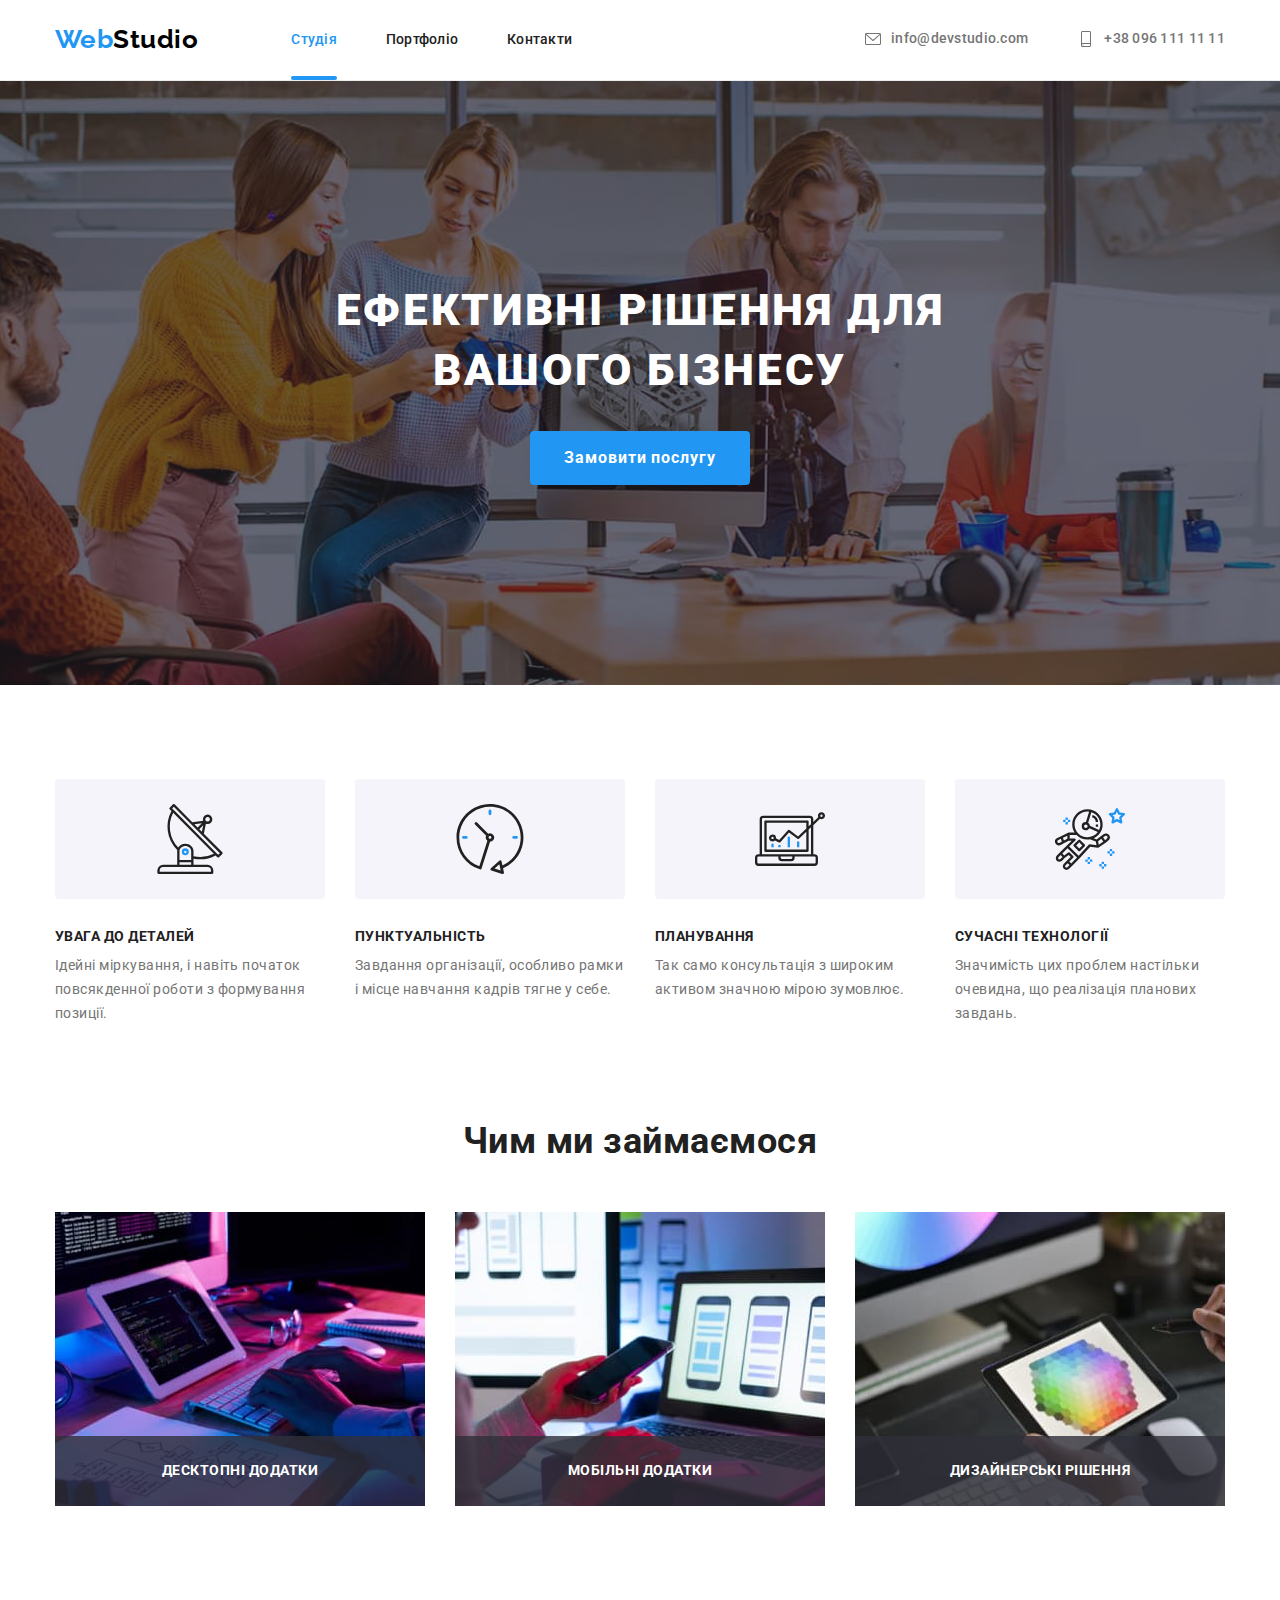
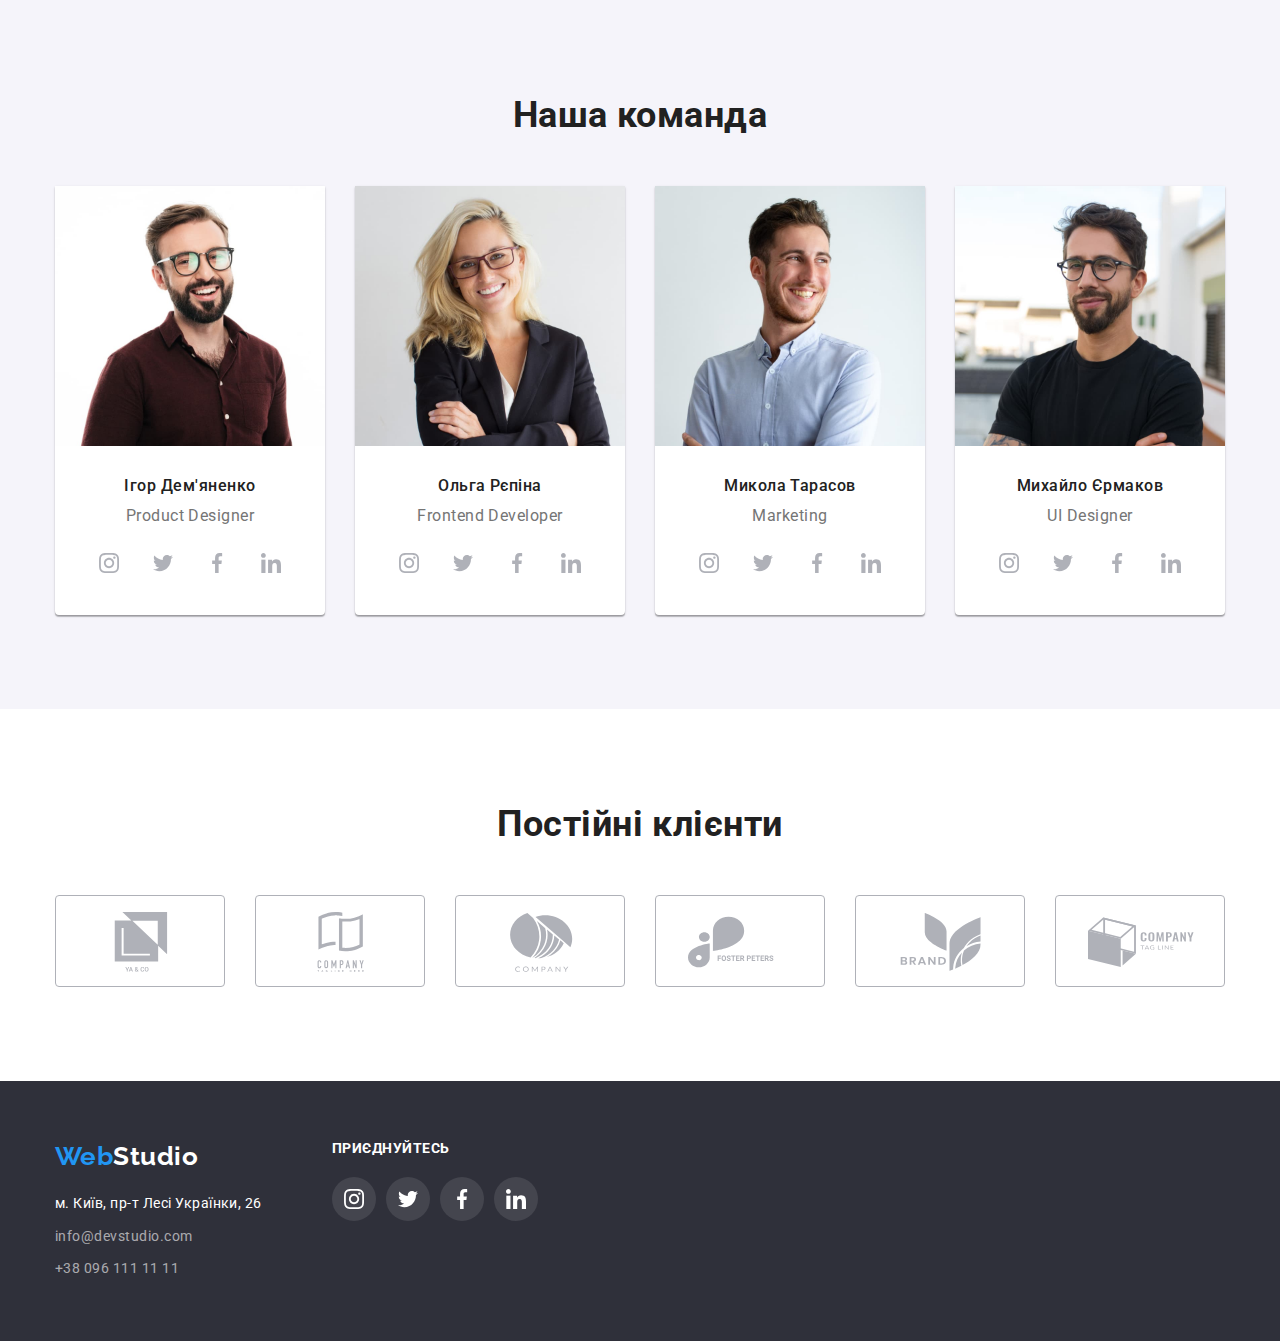
<file: index.html>
<!DOCTYPE html>
<html lang="en">
  <head>
    <meta charset="UTF-8" />
    <meta http-equiv="X-UA-Compatible" content="IE=edge" />
    <meta name="viewport" content="width=device-width, initial-scale=1.0" />
    <title>WebStudio</title>
    <link rel="preconnect" href="https://fonts.googleapis.com" />
    <link rel="preconnect" href="https://fonts.gstatic.com" crossorigin />
    <link
      href="https://fonts.googleapis.com/css2?family=Raleway:wght@700&family=Roboto:wght@400;500;700;900&display=swap"
      rel="stylesheet"
    />
    <link
      rel="stylesheet"
      href="https://cdnjs.cloudflare.com/ajax/libs/modern-normalize/1.0.0/modern-normalize.min.css"
    />
    <link rel="stylesheet" href="./css/styles.css" />
  </head>
  <body>
    <header class="header">
      <div class="container header-flex">
        <nav class="nav-flex">
          <a href="" class="logo"> <span class="logo-accent">Web</span>Studio</a>
          <ul class="nav-items nav-items-flex">
            <li><a href="" class="link current">Студія</a></li>
            <li><a href="./portfolio.html">Портфоліо</a></li>
            <li><a href="">Контакти </a></li>
          </ul>
        </nav>
        <ul class="contact-list contact-list-flex">
          <li class="contact-items">
            <a class="link-contact" href="mailto:info@devstudio.com">
              <svg class="icon-contact">
                <use href="./image/symbol-defs.svg#icon-envelope"></use>
              </svg>
              <span>info@devstudio.com</span>
            </a>
          </li>
          <li class="contact-items">
            <a class="link-contact" href="tel:+380961111111">
              <svg class="icon-contact">
                <use href="./image/symbol-defs.svg#icon-smartphone"></use>
              </svg>
              <span>+38 096 111 11 11</span>
            </a>
          </li>
        </ul>
      </div>
    </header>

    <main>
      <!-- Секція герой -->
      <section class="hero">
        <div class="container">
          <h1 class="hero-title">Ефективні рішення для вашого бізнесу</h1>
          <button type="button" class="hero-btn" data-modal-open>Замовити послугу</button>
        </div>
      </section>

      <!-- Переваги -->
      <section class="benefits section">
        <h2 class="visually-hidden">Переваги</h2>
        <div class="container">
          <ul class="benefits-list-flex">
            <li class="benefits-item icon-antenna">
              <h3>УВАГА ДО ДЕТАЛЕЙ</h3>
              <p>Ідейні міркування, і навіть початок повсякденної роботи з формування позиції.</p>
            </li>
            <li class="benefits-item icon-clock">
              <h3>ПУНКТУАЛЬНІСТЬ</h3>
              <p>Завдання організації, особливо рамки і місце навчання кадрів тягне у себе.</p>
            </li>
            <li class="benefits-item icon-diagram">
              <h3>ПЛАНУВАННЯ</h3>
              <p>Так само консультація з широким активом значною мірою зумовлює.</p>
            </li>
            <li class="benefits-item icon-astronaut">
              <h3>СУЧАСНІ ТЕХНОЛОГІЇ</h3>
              <p>Значимість цих проблем настільки очевидна, що реалізація планових завдань.</p>
            </li>
          </ul>
        </div>
      </section>

      <!-- Чим займаємося -->
      <section class="work-example section">
        <div class="container">
          <h2>Чим ми займаємося</h2>
          <ul class="example-items-flex">
            <li>
              <div class="example-thumb">
                <img src="./image/code.jpg" alt="Робочий стіл з білою клавіатурою" width="370" />
                <h3 class="example-title">Десктопні додатки</h3>
              </div>
            </li>

            <li>
              <div class="example-thumb">
                <img src="./image/options.jpg" alt="Макети на екрані ноутбука" width="370" />
                <h3 class="example-title">Мобільні додатки</h3>
              </div>
            </li>

            <li>
              <div class="example-thumb">
                <img src="./image/palette.jpg" alt="Палітра кольорів на планшеті" width="370" />
                <h3 class="example-title">Дизайнерські рішення</h3>
              </div>
            </li>
          </ul>
        </div>
      </section>

      <!--------- Команда -------------->
      <section class="team section">
        <div class="container">
          <h2>Наша команда</h2>
          <ul class="team-items-flex">
            <li class="team-members">
              <img src="./image/ihor.jpg" alt="чоловік в окулярах" width="270" />
              <div class="team-wrap">
                <h3>Ігор Дем'яненко</h3>
                <p>Product Designer</p>
              </div>
              <ul class="social-list">
                <li class="social-item">
                  <a class="social-link" href="">
                    <svg class="social-icon">
                      <use href="./image/symbol-defs.svg#icon-instagram"></use>
                    </svg>
                  </a>
                </li>
                <li class="social-item">
                  <a class="social-link" href="">
                    <svg class="social-icon">
                      <use href="./image/symbol-defs.svg#icon-twitter"></use>
                    </svg>
                  </a>
                </li>
                <li class="social-item">
                  <a class="social-link" href="">
                    <svg class="social-icon">
                      <use href="./image/symbol-defs.svg#icon-facebook"></use>
                    </svg>
                  </a>
                </li>
                <li class="social-item">
                  <a class="social-link" href="">
                    <svg class="social-icon">
                      <use href="./image/symbol-defs.svg#icon-linkedin"></use>
                    </svg>
                  </a>
                </li>
              </ul>
            </li>

            <li class="team-members">
              <img src="./image/helga.jpg" alt="жінка блондинка" width="270" />
              <div class="team-wrap">
                <h3>Ольга Рєпіна</h3>
                <p>Frontend Developer</p>
              </div>
              <ul class="social-list">
                <li class="social-item">
                  <a class="social-link" href="">
                    <svg class="social-icon">
                      <use href="./image/symbol-defs.svg#icon-instagram"></use>
                    </svg>
                  </a>
                </li>
                <li class="social-item">
                  <a class="social-link" href="">
                    <svg class="social-icon">
                      <use href="./image/symbol-defs.svg#icon-twitter"></use>
                    </svg>
                  </a>
                </li>
                <li class="social-item">
                  <a class="social-link" href="">
                    <svg class="social-icon">
                      <use href="./image/symbol-defs.svg#icon-facebook"></use>
                    </svg>
                  </a>
                </li>
                <li class="social-item">
                  <a class="social-link" href="">
                    <svg class="social-icon">
                      <use href="./image/symbol-defs.svg#icon-linkedin"></use>
                    </svg>
                  </a>
                </li>
              </ul>
            </li>

            <li class="team-members">
              <img src="./image/mykola.jpg" alt="усміхнений чоловік" width="270" />
              <div class="team-wrap">
                <h3>Микола Тарасов</h3>
                <p>Marketing</p>
              </div>
              <ul class="social-list">
                <li class="social-item">
                  <a class="social-link" href="">
                    <svg class="social-icon">
                      <use href="./image/symbol-defs.svg#icon-instagram"></use>
                    </svg>
                  </a>
                </li>
                <li class="social-item">
                  <a class="social-link" href="">
                    <svg class="social-icon">
                      <use href="./image/symbol-defs.svg#icon-twitter"></use>
                    </svg>
                  </a>
                </li>
                <li class="social-item">
                  <a class="social-link" href="">
                    <svg class="social-icon">
                      <use href="./image/symbol-defs.svg#icon-facebook"></use>
                    </svg>
                  </a>
                </li>
                <li class="social-item">
                  <a class="social-link" href="">
                    <svg class="social-icon">
                      <use href="./image/symbol-defs.svg#icon-linkedin"></use>
                    </svg>
                  </a>
                </li>
              </ul>
            </li>

            <li class="team-members">
              <img src="./image/myhailo.jpg" alt="чоловік в окулярах" width="270" />
              <div class="team-wrap">
                <h3>Михайло Єрмаков</h3>
                <p>UI Designer</p>
              </div>
              <ul class="social-list">
                <li class="social-item">
                  <a class="social-link" href="">
                    <svg class="social-icon">
                      <use href="./image/symbol-defs.svg#icon-instagram"></use>
                    </svg>
                  </a>
                </li>
                <li class="social-item">
                  <a class="social-link" href="">
                    <svg class="social-icon">
                      <use href="./image/symbol-defs.svg#icon-twitter"></use>
                    </svg>
                  </a>
                </li>
                <li class="social-item">
                  <a class="social-link" href="">
                    <svg class="social-icon">
                      <use href="./image/symbol-defs.svg#icon-facebook"></use>
                    </svg>
                  </a>
                </li>
                <li class="social-item">
                  <a class="social-link" href="">
                    <svg class="social-icon">
                      <use href="./image/symbol-defs.svg#icon-linkedin"></use>
                    </svg>
                  </a>
                </li>
              </ul>
            </li>
          </ul>
        </div>
      </section>
      <!---------- Постійні клієнти -------->
      <section class="clients section">
        <div class="container">
          <h2>Постійні клієнти</h2>
          <ul>
            <li>
              <a class="clients-link" href="">
                <svg class="clients-logo">
                  <use href="./image/symbol-defs.svg#icon-group-5"></use>
                </svg>
              </a>
            </li>
            <li>
              <a class="clients-link" href="">
                <svg class="clients-logo">
                  <use href="./image/symbol-defs.svg#icon-group-4"></use>
                </svg>
              </a>
            </li>
            <li>
              <a class="clients-link" href="">
                <svg class="clients-logo">
                  <use href="./image/symbol-defs.svg#icon-group-3"></use>
                </svg>
              </a>
            </li>
            <li>
              <a class="clients-link" href="">
                <svg class="clients-logo">
                  <use href="./image/symbol-defs.svg#icon-group-2"></use>
                </svg>
              </a>
            </li>
            <li>
              <a class="clients-link" href="">
                <svg class="clients-logo">
                  <use href="./image/symbol-defs.svg#icon-group-6"></use>
                </svg>
              </a>
            </li>
            <li>
              <a class="clients-link" href="">
                <svg class="clients-logo">
                  <use href="./image/symbol-defs.svg#icon-group-1"></use>
                </svg>
              </a>
            </li>
          </ul>
        </div>
      </section>
    </main>

    <footer class="footer">
      <div class="container">
        <div>
          <a href="" class="logo"><span class="logo-accent">Web</span>Studio</a>
          <address>
            <a
              class="address-link"
              href="https://goo.gl/maps/bpaLY1p8YvYWrzu48"
              target="_blank"
              rel="noopener noreferrer nofollow"
            >
              м. Київ, пр-т Лесі Українки, 26
            </a>

            <a class="address-contacts" href="mailto:info@devstudio.com">info@devstudio.com</a>
            <a class="address-contacts" href="tel:+380961111111">+38 096 111 11 11</a>
          </address>
        </div>

        <div class="welcome-social-block">
          <h3>Приєднуйтесь</h3>
          <ul class="welcome-social-list">
            <li class="social-item">
              <a class="welcome-social-link" href="">
                <svg class="social-icon">
                  <use href="./image/symbol-defs.svg#icon-instagram"></use>
                </svg>
              </a>
            </li>
            <li class="social-item">
              <a class="welcome-social-link" href="">
                <svg class="social-icon">
                  <use href="./image/symbol-defs.svg#icon-twitter"></use>
                </svg>
              </a>
            </li>
            <li class="social-item">
              <a class="welcome-social-link" href="">
                <svg class="social-icon">
                  <use href="./image/symbol-defs.svg#icon-facebook"></use>
                </svg>
              </a>
            </li>
            <li class="social-item">
              <a class="welcome-social-link" href="">
                <svg class="social-icon">
                  <use href="./image/symbol-defs.svg#icon-linkedin"></use>
                </svg>
              </a>
            </li>
          </ul>
        </div>
      </div>
    </footer>

    <div class="backdrop is-hidden" data-modal>
      <div class="modal">
        <button type="button" class="modal-close" data-modal-close>
          <svg class="icon-close">
            <use href="./image/symbol-defs.svg#icon-close"></use>
          </svg>
        </button>
      </div>
    </div>
    <script src="./js/modal.js"></script>
  </body>
</html>
</file>
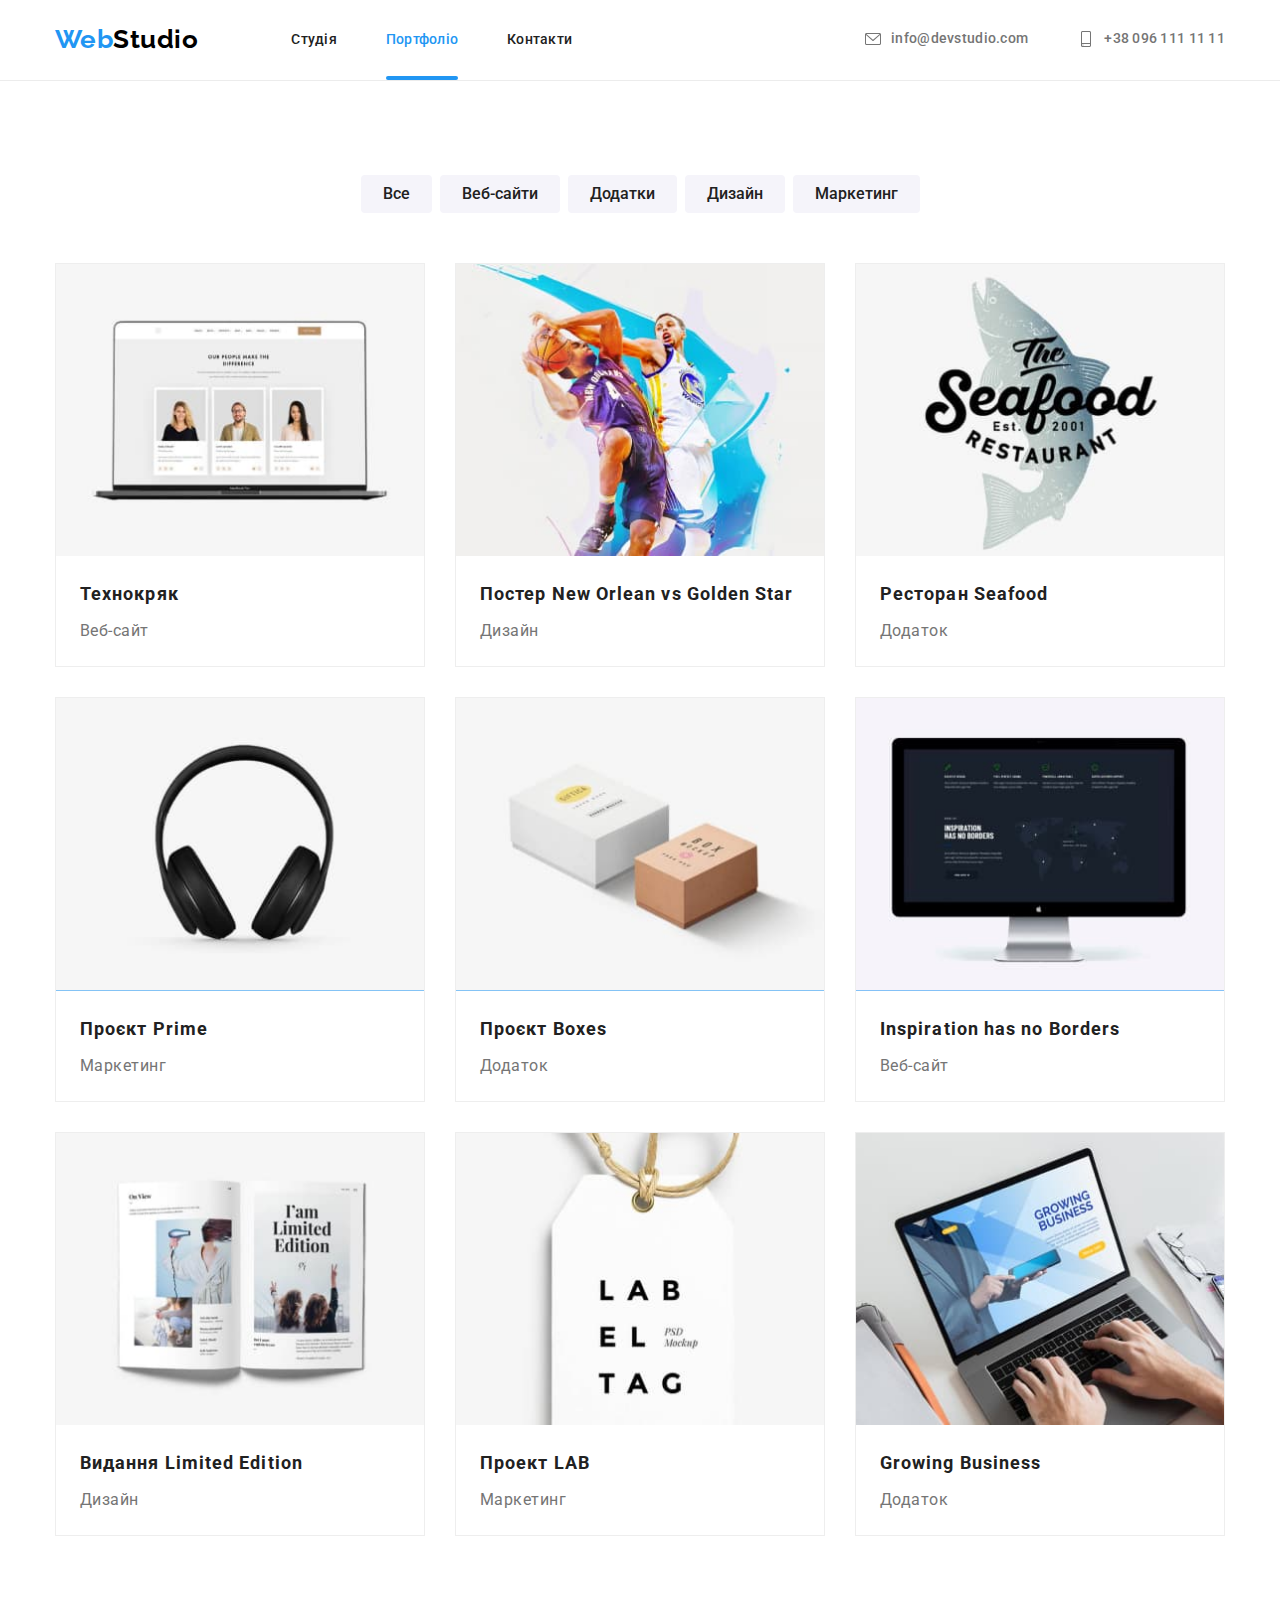
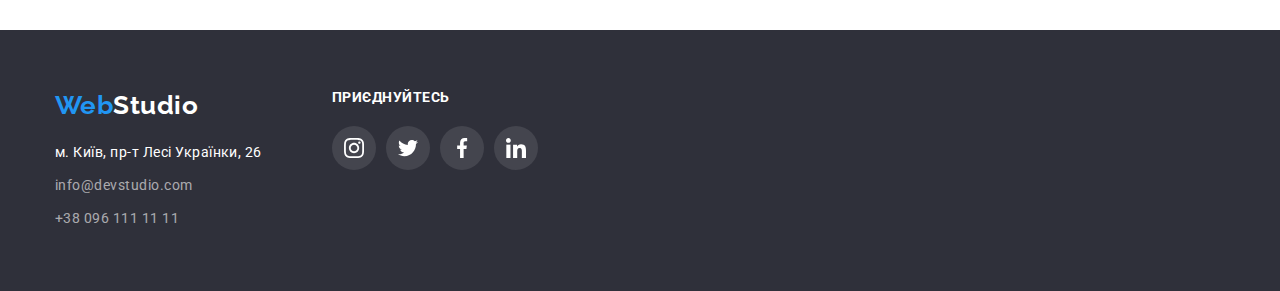
<file: portfolio.html>
<!DOCTYPE html>
<html lang="en">
  <head>
    <meta charset="UTF-8" />
    <meta http-equiv="X-UA-Compatible" content="IE=edge" />
    <meta name="viewport" content="width=device-width, initial-scale=1.0" />
    <title>Document</title>
    <link rel="preconnect" href="https://fonts.googleapis.com" />
    <link rel="preconnect" href="https://fonts.gstatic.com" crossorigin />
    <link
      href="https://fonts.googleapis.com/css2?family=Raleway:wght@700&family=Roboto:wght@400;500;700;900&display=swap"
      rel="stylesheet"
    />
    <link
      rel="stylesheet"
      href="https://cdnjs.cloudflare.com/ajax/libs/modern-normalize/1.0.0/modern-normalize.min.css"
    />
    <link rel="stylesheet" href="./css/styles.css" />
  </head>
  <body>
    <header class="header">
      <div class="container header-flex">
        <nav class="nav-flex">
          <a href="" class="logo"> <span class="logo-accent">Web</span>Studio</a>
          <ul class="nav-items nav-items-flex">
            <li><a href="./index.html">Студія</a></li>
            <li><a href="" class="link current">Портфоліо</a></li>
            <li><a href="">Контакти </a></li>
          </ul>
        </nav>
        <ul class="contact-list contact-list-flex">
          <li class="contact-items">
            <a class="link-contact" href="mailto:info@devstudio.com">
              <svg class="icon-contact">
                <use href="./image/symbol-defs.svg#icon-envelope"></use>
              </svg>
              <span>info@devstudio.com</span>
            </a>
          </li>
          <li class="contact-items">
            <a class="link-contact" href="tel:+380961111111">
              <svg class="icon-contact">
                <use href="./image/symbol-defs.svg#icon-smartphone"></use>
              </svg>
              <span>+38 096 111 11 11</span>
            </a>
          </li>
        </ul>
      </div>
    </header>

    <main>
      <section class="filter section">
        <h1 class="visually-hidden">portfolio</h1>
        <div class="container">
          <ul class="filter-flex">
            <li>
              <button class="btn" type="button">Все</button>
            </li>
            <li>
              <button class="btn" type="button">Веб-сайти</button>
            </li>
            <li>
              <button class="btn" type="button">Додатки</button>
            </li>
            <li>
              <button class="btn" type="button">Дизайн</button>
            </li>
            <li>
              <button class="btn" type="button">Маркетинг</button>
            </li>
          </ul>

          <ul class="filter-examples">
            <li class="filter-example-card">
              <a class="link-example" href="">
                <div class="filter-example-thumb">
                  <img
                    src="./image/portfolio1.jpg"
                    alt="відкритий ноутбук"
                    width="370"
                    height="294"
                  />
                  <p class="filter-example-text">
                    Ресурс пропонує комплексні пропозиції з різним рівнем функціоналу та сервісів.
                    Все це дозволить відвідувачу отримати вичерпні відомості про компанію чи
                    приватну особу.
                  </p>
                </div>

                <div class="examples-wrap">
                  <h2>Технокряк</h2>
                  <p class="filter-example-name">Веб-сайт</p>
                </div>
              </a>
            </li>

            <li class="filter-example-card">
              <a class="link-example" href="">
                <div class="filter-example-thumb">
                  <img
                    src="./image/portfolio2.jpg"
                    alt="два баскетболіста"
                    width="370"
                    height="294"
                  />
                  <p class="filter-example-text">
                    Ресурс пропонує комплексні пропозиції з різним рівнем функціоналу та сервісів.
                    Все це дозволить відвідувачу отримати вичерпні відомості про компанію чи
                    приватну особу.
                  </p>
                </div>

                <div class="examples-wrap">
                  <h2>Постер New Orlean vs Golden Star</h2>
                  <p class="filter-example-name">Дизайн</p>
                </div>
              </a>
            </li>

            <li class="filter-example-card">
              <a class="link-example" href="">
                <div class="filter-example-thumb">
                  <img
                    src="./image/portfolio3.jpg"
                    alt="логотип рибного ресторану"
                    width="370"
                    height="294"
                  />
                  <p class="filter-example-text">
                    Ресурс пропонує комплексні пропозиції з різним рівнем функціоналу та сервісів.
                    Все це дозволить відвідувачу отримати вичерпні відомості про компанію чи
                    приватну особу.
                  </p>
                </div>

                <div class="examples-wrap">
                  <h2>Ресторан Seafood</h2>
                  <p class="filter-example-name">Додаток</p>
                </div>
              </a>
            </li>

            <li class="filter-example-card">
              <a class="link-example" href="">
                <div class="filter-example-thumb">
                  <img
                    src="./image/portfolio4.jpg"
                    alt="навушники чорні"
                    width="370"
                    height="294"
                  />
                  <p class="filter-example-text">
                    Ресурс пропонує комплексні пропозиції з різним рівнем функціоналу та сервісів.
                    Все це дозволить відвідувачу отримати вичерпні відомості про компанію чи
                    приватну особу.
                  </p>
                </div>

                <div class="examples-wrap">
                  <h2>Проєкт Prime</h2>
                  <p class="filter-example-name">Маркетинг</p>
                </div>
              </a>
            </li>

            <li class="filter-example-card">
              <a class="link-example" href="">
                <div class="filter-example-thumb">
                  <img src="./image/portfolio5.jpg" alt="дві коробки" width="370" height="294" />
                  <p class="filter-example-text">
                    Ресурс пропонує комплексні пропозиції з різним рівнем функціоналу та сервісів.
                    Все це дозволить відвідувачу отримати вичерпні відомості про компанію чи
                    приватну особу.
                  </p>
                </div>

                <div class="examples-wrap">
                  <h2>Проєкт Boxes</h2>
                  <p class="filter-example-name">Додаток</p>
                </div>
              </a>
            </li>

            <li class="filter-example-card">
              <a class="link-example" href="">
                <div class="filter-example-thumb">
                  <img src="./image/portfolio6.jpg" alt="монітор" width="370" height="294" />
                  <p class="filter-example-text">
                    Ресурс пропонує комплексні пропозиції з різним рівнем функціоналу та сервісів.
                    Все це дозволить відвідувачу отримати вичерпні відомості про компанію чи
                    приватну особу.
                  </p>
                </div>

                <div class="examples-wrap">
                  <h2>Inspiration has no Borders</h2>
                  <p class="filter-example-name">Веб-сайт</p>
                </div>
              </a>
            </li>

            <li class="filter-example-card">
              <a class="link-example" href="">
                <div class="filter-example-thumb">
                  <img
                    src="./image/portfolio7.jpg"
                    alt="розворот журналу"
                    width="370"
                    height="294"
                  />
                  <p class="filter-example-text">
                    Ресурс пропонує комплексні пропозиції з різним рівнем функціоналу та сервісів.
                    Все це дозволить відвідувачу отримати вичерпні відомості про компанію чи
                    приватну особу.
                  </p>
                </div>

                <div class="examples-wrap">
                  <h2>Видання Limited Edition</h2>
                  <p class="filter-example-name">Дизайн</p>
                </div>
              </a>
            </li>

            <li class="filter-example-card">
              <a class="link-example" href="">
                <div class="filter-example-thumb">
                  <img src="./image/portfolio8.jpg" alt="етикетка" width="370" height="294" />
                  <p class="filter-example-text">
                    Ресурс пропонує комплексні пропозиції з різним рівнем функціоналу та сервісів.
                    Все це дозволить відвідувачу отримати вичерпні відомості про компанію чи
                    приватну особу.
                  </p>
                </div>

                <div class="examples-wrap">
                  <h2>Проект LAB</h2>
                  <p class="filter-example-name">Маркетинг</p>
                </div>
              </a>
            </li>

            <li class="filter-example-card">
              <a class="link-example" href="">
                <div class="filter-example-thumb">
                  <img
                    src="./image/portfolio9.jpg"
                    alt="ноутбук відкритий"
                    width="370"
                    height="294"
                  />
                  <p class="filter-example-text">
                    Ресурс пропонує комплексні пропозиції з різним рівнем функціоналу та сервісів.
                    Все це дозволить відвідувачу отримати вичерпні відомості про компанію чи
                    приватну особу.
                  </p>
                </div>

                <div class="examples-wrap">
                  <h2>Growing Business</h2>
                  <p class="filter-example-name">Додаток</p>
                </div>
              </a>
            </li>
          </ul>
        </div>
      </section>
    </main>

    <footer class="footer">
      <div class="container">
        <div>
          <a href="" class="logo"><span class="logo-accent">Web</span>Studio</a>
          <address>
            <a
              class="address-link"
              href="https://goo.gl/maps/bpaLY1p8YvYWrzu48"
              target="_blank"
              rel="noopener noreferrer nofollow"
            >
              м. Київ, пр-т Лесі Українки, 26
            </a>

            <a class="address-contacts" href="mailto:info@devstudio.com">info@devstudio.com</a>
            <a class="address-contacts" href="tel:+380961111111">+38 096 111 11 11</a>
          </address>
        </div>

        <div class="welcome-social-block">
          <h3>Приєднуйтесь</h3>
          <ul class="welcome-social-list">
            <li class="social-item">
              <a class="welcome-social-link" href="">
                <svg class="social-icon">
                  <use href="./image/symbol-defs.svg#icon-instagram"></use>
                </svg>
              </a>
            </li>
            <li class="social-item">
              <a class="welcome-social-link" href="">
                <svg class="social-icon">
                  <use href="./image/symbol-defs.svg#icon-twitter"></use>
                </svg>
              </a>
            </li>
            <li class="social-item">
              <a class="welcome-social-link" href="">
                <svg class="social-icon">
                  <use href="./image/symbol-defs.svg#icon-facebook"></use>
                </svg>
              </a>
            </li>
            <li class="social-item">
              <a class="welcome-social-link" href="">
                <svg class="social-icon">
                  <use href="./image/symbol-defs.svg#icon-linkedin"></use>
                </svg>
              </a>
            </li>
          </ul>
        </div>
      </div>
    </footer>
  </body>
</html>
</file>
<file: css/styles.css>
:root {
  --main-text-color: rgba(33, 33, 33, 1);
  --secondary-text-color: rgba(117, 117, 117, 1);
  --accent-color: rgba(33, 150, 243, 1);
}

/* font-family: 'Raleway', sans-serif; */

body {
  color: var(--main-text-color);
  background-color: rgba(255, 255, 255, 1);
  font-family: 'Roboto', sans-serif;
  letter-spacing: 0.03em;
}

h1,
h2,
h3,
h4,
h5,
h6,
p {
  margin: 0;
}

ul {
  margin: 0;
  padding-left: 0;
}

img {
  display: block;
  max-width: 100%;
  height: auto;
}

body li {
  list-style: none;
}

.container {
  width: 1200px;
  padding: 0 15px;
  margin: 0 auto;
  /* outline: 1px solid burlywood; */
}

.section {
  padding-top: 94px;
  padding-bottom: 94px;
}

.visually-hidden {
  position: absolute;
  width: 1px;
  height: 1px;
  margin: -1px;
  border: 0;
  padding: 0;
  white-space: nowrap;
  clip-path: inset(100%);
  clip: rect(0 0 0 0);
  overflow: hidden;
}

/* ------------Header-------------- */
.header {
  background-color: #ffffff;
  border-bottom: 1px solid rgba(236, 236, 236, 1);
  padding-top: 24px;
  padding-bottom: 25px;
}

.header-flex {
  display: flex;
  align-items: center;
}

.nav-flex {
  display: flex;
  align-items: center;
  justify-content: space-between;
}
.nav-items {
  width: 281px;
  margin-left: 93px;
}

.nav-items-flex {
  display: flex;
  justify-content: space-between;
}

.contact-list-flex {
  display: flex;
  align-items: center;
  margin-left: auto;
}

.header .logo {
  font-family: 'Raleway', sans-serif;
  font-weight: 700;
  font-size: 26px;
  line-height: 1.19;
  color: #000000;
}

.logo-accent {
  color: var(--accent-color);
}

.nav-items a {
  font-weight: 500;
  font-size: 14px;
  line-height: 1.14;
  letter-spacing: 0.02em;
  color: var(--main-text-color);
}

.header a:hover,
.header a:focus {
  color: var(--accent-color);
}

.contact-list li:not(:last-child) {
  margin-right: 50px;
}

.contact-list a {
  font-weight: 500;
  font-size: 14px;
  line-height: 1.14;
  letter-spacing: 0.02em;
  color: var(--secondary-text-color);
}

.header a {
  text-decoration: none;
  transition: color 250ms cubic-bezier(0.4, 0, 0.2, 1);
}

.nav-items .link.current {
  color: var(--accent-color);
  position: relative;
  padding-bottom: 27px;
}

.link.current::after {
  content: '';
  position: absolute;
  left: 0;
  bottom: -6px;
  background-color: rgba(33, 150, 243, 1);
  border-radius: 2px;
  width: 100%;
  height: 4px;
}

.icon-contact {
  width: 16px;
  height: 16px;
  fill: currentColor;
}

.link-contact {
  display: flex;
  gap: 10px;
}

/* -------------Hero--------------- */

.hero {
  padding-top: 200px;
  padding-bottom: 200px;
  background-color: #2f303a;
  background-image: linear-gradient(rgba(47, 48, 58, 0.4), rgba(47, 48, 58, 0.4)),
    url(../image/hero.jpg);
  background-repeat: no-repeat;
  background-size: cover;
  background-position: center;
  max-width: 1600px;
  margin: 0 auto;
}

.hero-title {
  width: 696px;
  font-weight: 900;
  font-size: 44px;
  line-height: 1.36;
  text-align: center;
  letter-spacing: 0.06em;
  text-transform: uppercase;
  color: #ffffff;
  margin: 0 auto;
  margin-bottom: 30px;
}

.hero-btn {
  font-weight: 700;
  font-size: 16px;
  line-height: 1.87;
  text-align: center;
  letter-spacing: 0.06em;
  color: #ffffff;
  background: var(--accent-color);
  cursor: pointer;
  display: block;
  margin: 0 auto;
  padding: 10px 32px;
  border-radius: 4px;
  border-color: transparent;
}

/* ----------------benefits----------- */
.benefits {
  padding-bottom: 0;
}

.benefits-list-flex {
  display: flex;
}

.benefits-list-flex li:not(:last-child) {
  margin-right: 30px;
}

.benefits-list-flex li {
  width: 270px;
  padding: 0;
}

.benefits-item::before {
  content: ' ';
  display: block;
  background-color: #f5f4fa;
  border-radius: 4px;
  height: 120px;
  margin-bottom: 30px;
  background-repeat: no-repeat;
  background-position: center;
}

.icon-antenna::before {
  background-image: url(../image/antenna.svg);
}

.icon-clock::before {
  background-image: url(../image/clock.svg);
}

.icon-diagram::before {
  background-image: url(../image/diagram.svg);
}

.icon-astronaut::before {
  background-image: url(../image/astronaut.svg);
}

.benefits h3 {
  font-weight: 700;
  font-size: 14px;
  line-height: 1.14;
  text-transform: uppercase;
  margin-bottom: 10px;
}

.benefits p {
  font-size: 14px;
  line-height: 1.71;
  color: var(--secondary-text-color);
}

/* ------------What we do -------------*/
.example-items-flex {
  display: flex;
  justify-content: space-between;
}

.work-example h2 {
  font-weight: 700;
  font-size: 36px;
  line-height: 1.17;
  text-align: center;
  margin-bottom: 50px;
}

.example-thumb {
  position: relative;
}

.example-title {
  position: absolute;
  width: 100%;
  height: 70px;
  bottom: 0;

  padding-top: 27px;
  padding-bottom: 27px;

  font-weight: 700;
  font-size: 14px;
  line-height: 1.14;
  text-align: center;
  text-transform: uppercase;
  color: #ffffff;
  background: rgba(47, 48, 58, 0.8);
}

/*----------------- Team -------------*/

.team {
  background: rgba(245, 244, 250, 1);
}

.team-items-flex {
  display: flex;
  justify-content: space-between;
}

.team-members {
  background: #ffffff;
  box-shadow: 0px 1px 3px rgba(0, 0, 0, 0.12), 0px 1px 1px rgba(0, 0, 0, 0.14),
    0px 2px 1px rgba(0, 0, 0, 0.2);
  border-radius: 0px 0px 4px 4px;
}

.team h2 {
  font-weight: 700;
  font-size: 36px;
  line-height: 1.17;
  text-align: center;
  margin-bottom: 50px;
}

.team h3 {
  font-weight: 500;
  font-size: 16px;
  line-height: 1.19;
  text-align: center;
  margin-bottom: 10px;
}

.team p {
  font-size: 16px;
  line-height: 1.19;
  text-align: center;
  color: var(--secondary-text-color);
}

.team-wrap {
  padding-top: 30px;
  padding-left: 5px;
  padding-right: 5px;
}

.social-list {
  display: flex;
  width: 206px;
  height: 44px;
  gap: 10px;
  margin-top: 16px;
  margin-bottom: 30px;
  margin-left: 32px;
}

.social-link {
  display: flex;
  justify-content: center;
  align-items: center;
  width: 44px;
  height: 44px;
  border-radius: 50%;
  fill: #afb1b8;

  transition-property: background-color, color;
  transition-duration: 250ms;
  transition-timing-function: cubic-bezier(0.4, 0, 0.2, 1);
}

.social-link:hover,
.social-link:focus {
  background-color: var(--accent-color);
  fill: #ffffff;
}

.social-link svg {
  width: 20px;
  height: 20px;
}

/* --------------Постійні клієнти ------------*/

.clients h2 {
  font-weight: 700;
  font-size: 36px;
  line-height: 1.17;
  text-align: center;
  margin-bottom: 50px;
}

.clients ul {
  display: flex;
  justify-content: space-between;
  align-items: center;
}

.clients li {
}

.clients-link {
  display: block;
  width: 170px;
  height: 92px;
  color: #afb1b8;
  border: 1px solid #afb1b8;
  border-radius: 4px;

  transition-property: color, border;
  transition-duration: 250ms;
  transition-timing-function: cubic-bezier(0.4, 0, 0.2, 1);
}

.clients-link:hover,
.clients-link:focus {
  color: var(--accent-color);
  border: 1px solid var(--accent-color);
}

.clients-logo {
  fill: currentColor;
  width: 106px;
  height: 60px;
  margin: 16px 32px;
}
/* --------------footer ---------------*/
.footer {
  background: rgba(47, 48, 58, 1);
  padding-top: 60px;
  padding-bottom: 60px;
}

.footer a {
  text-decoration: none;
  transition: background-color 250ms cubic-bezier(0.4, 0, 0.2, 1);
}

.footer a:hover,
.footer a:focus {
  background-color: var(--accent-color);
}

.footer .logo {
  font-family: 'Raleway', sans-serif;
  font-weight: 700;
  font-size: 26px;
  line-height: 1.19;
  color: #ffffff;
  display: inline-block;
  margin-bottom: 20px;
}

.address-link {
  font-style: normal;
  font-size: 14px;
  line-height: 1.71;
  color: rgba(255, 255, 255, 1);
}

.address-contacts {
  display: block;
  margin-top: 9px;
  font-style: normal;
  font-size: 14px;
  line-height: 1.71;
  color: rgba(255, 255, 255, 0.6);
}

.footer .container {
  display: flex;
  gap: 70px;
}

.welcome-social-block {
  width: 206px;
  height: 80px;
}

.welcome-social-list {
  display: flex;
  justify-content: center;
  align-items: center;
  /* width: 206px;
  height: 44px; */
  gap: 10px;
  margin-top: 20px;
}

.welcome-social-link {
  display: flex;
  justify-content: center;
  align-items: center;
  width: 44px;
  height: 44px;
  border-radius: 50%;
  fill: #ffffff;
  background-color: rgba(255, 255, 255, 0.1);

  transition-property: background-color;
  transition-duration: 250ms;
  transition-timing-function: cubic-bezier(0.4, 0, 0.2, 1);
}

.welcome-social-link:hover,
.welcome-social-link:focus {
  background-color: var(--accent-color);
}

.welcome-social-link svg {
  width: 20px;
  height: 20px;
}

.footer h3 {
  font-weight: 700;
  font-size: 14px;
  line-height: 1.14;
  text-transform: uppercase;
  color: #ffffff;
}

/* -----------------portfolio-------------- */
.filter-flex {
  display: flex;
  justify-content: center;
  margin-bottom: 50px;
}

.filter-flex li:not(:last-child) {
  margin-right: 8px;
}

.filter a {
  text-decoration: none;
}

.btn {
  font-family: inherit;
  font-weight: 500;
  font-size: 16px;
  line-height: 1.62;
  text-align: center;
  color: var(--main-text-color);
  background: #f5f4fa;
  cursor: pointer;
  display: inline-block;
  padding: 6px 22px;
  border: none;
  border-radius: 4px;

  transition-property: color, background-color, box-shadow;
  transition-duration: 250ms;
  transition-timing-function: cubic-bezier(0.4, 0, 0.2, 1);
}

.btn:hover,
.btn:focus {
  color: #ffffff;
  background-color: var(--accent-color);
  box-shadow: 0px 3px 1px rgba(0, 0, 0, 0.1), 0px 1px 2px rgba(0, 0, 0, 0.08),
    0px 2px 2px rgba(0, 0, 0, 0.12);
}

.filter-examples {
  display: flex;
  flex-wrap: wrap;
}

.filter-example-thumb {
  position: relative;
  overflow: hidden;
}

.filter-example-text {
  position: absolute;
  width: 100%;
  height: 100%;
  background: rgba(33, 150, 243, 0.9);
  top: 0;
  left: 0;

  transform: translateY(100%);

  transition: transform 250ms cubic-bezier(0.4, 0, 0.2, 1);

  padding: 63px 24px;

  font-size: 18px;
  line-height: 1.56;

  color: #ffffff;
}

.link-example:focus .filter-example-text,
.link-example:hover .filter-example-text {
  transform: translateY(0);
}

.filter-examples li {
  background: #ffffff;
  border: 1px solid #eeeeee;
  margin-right: 30px;
  margin-bottom: 30px;
  width: 370px;
}

.filter-examples li:nth-child(3n) {
  margin-right: 0;
}

.filter-examples li:nth-last-child(-n + 3) {
  margin-bottom: 0;
}

.filter-example-card .link-example {
  display: block;

  transition: box-shadow 250ms cubic-bezier(0.4, 0, 0.2, 1);
}

.link-example:focus,
.link-example:hover {
  box-shadow: 0px 1px 1px rgba(0, 0, 0, 0.12), 0px 4px 4px rgba(0, 0, 0, 0.06),
    1px 4px 6px rgba(0, 0, 0, 0.16);
}

.filter-examples h2 {
  font-weight: 700;
  font-size: 18px;
  line-height: 2;
  letter-spacing: 0.06em;
  color: var(--main-text-color);
  margin-bottom: 4px;
}

.filter-example-name {
  font-size: 16px;
  line-height: 1.88;
  color: var(--secondary-text-color);
}

.examples-wrap {
  padding: 20px 24px;
}

/*------------------Modal-------------- */
.backdrop {
  background-color: rgba(0, 0, 0, 0.2);
  position: fixed;
  top: 0;

  width: 100%;
  height: 100%;

  opacity: 1;
  visibility: visible;
  transition: opacity 500ms linear, visibility 500ms linear;
}

.is-hidden {
  visibility: hidden;
  opacity: 0;
  pointer-events: none;
}

.modal {
  position: absolute;
  top: 50%;
  left: 50%;

  width: 528px;
  height: 581px;
  background-color: #ffffff;
  border-radius: 4px;

  transform: translate(-50%, -50%) scale(1);
  transition: transform 500ms ease-in-out;
}

.backdrop.is-hidden .modal {
  transform: translate(-50%, -50%) scale(1.1);
}

.modal-close {
  position: absolute;
  top: 8px;
  right: 8px;
  background-color: #ffffff;
  border: 1px solid rgba(0, 0, 0, 0.1);
  border-radius: 50%;
  width: 30px;
  height: 30px;
  cursor: pointer;
  display: flex;
  align-items: center;
}

.icon-close {
  height: 18px;
}
</file>
